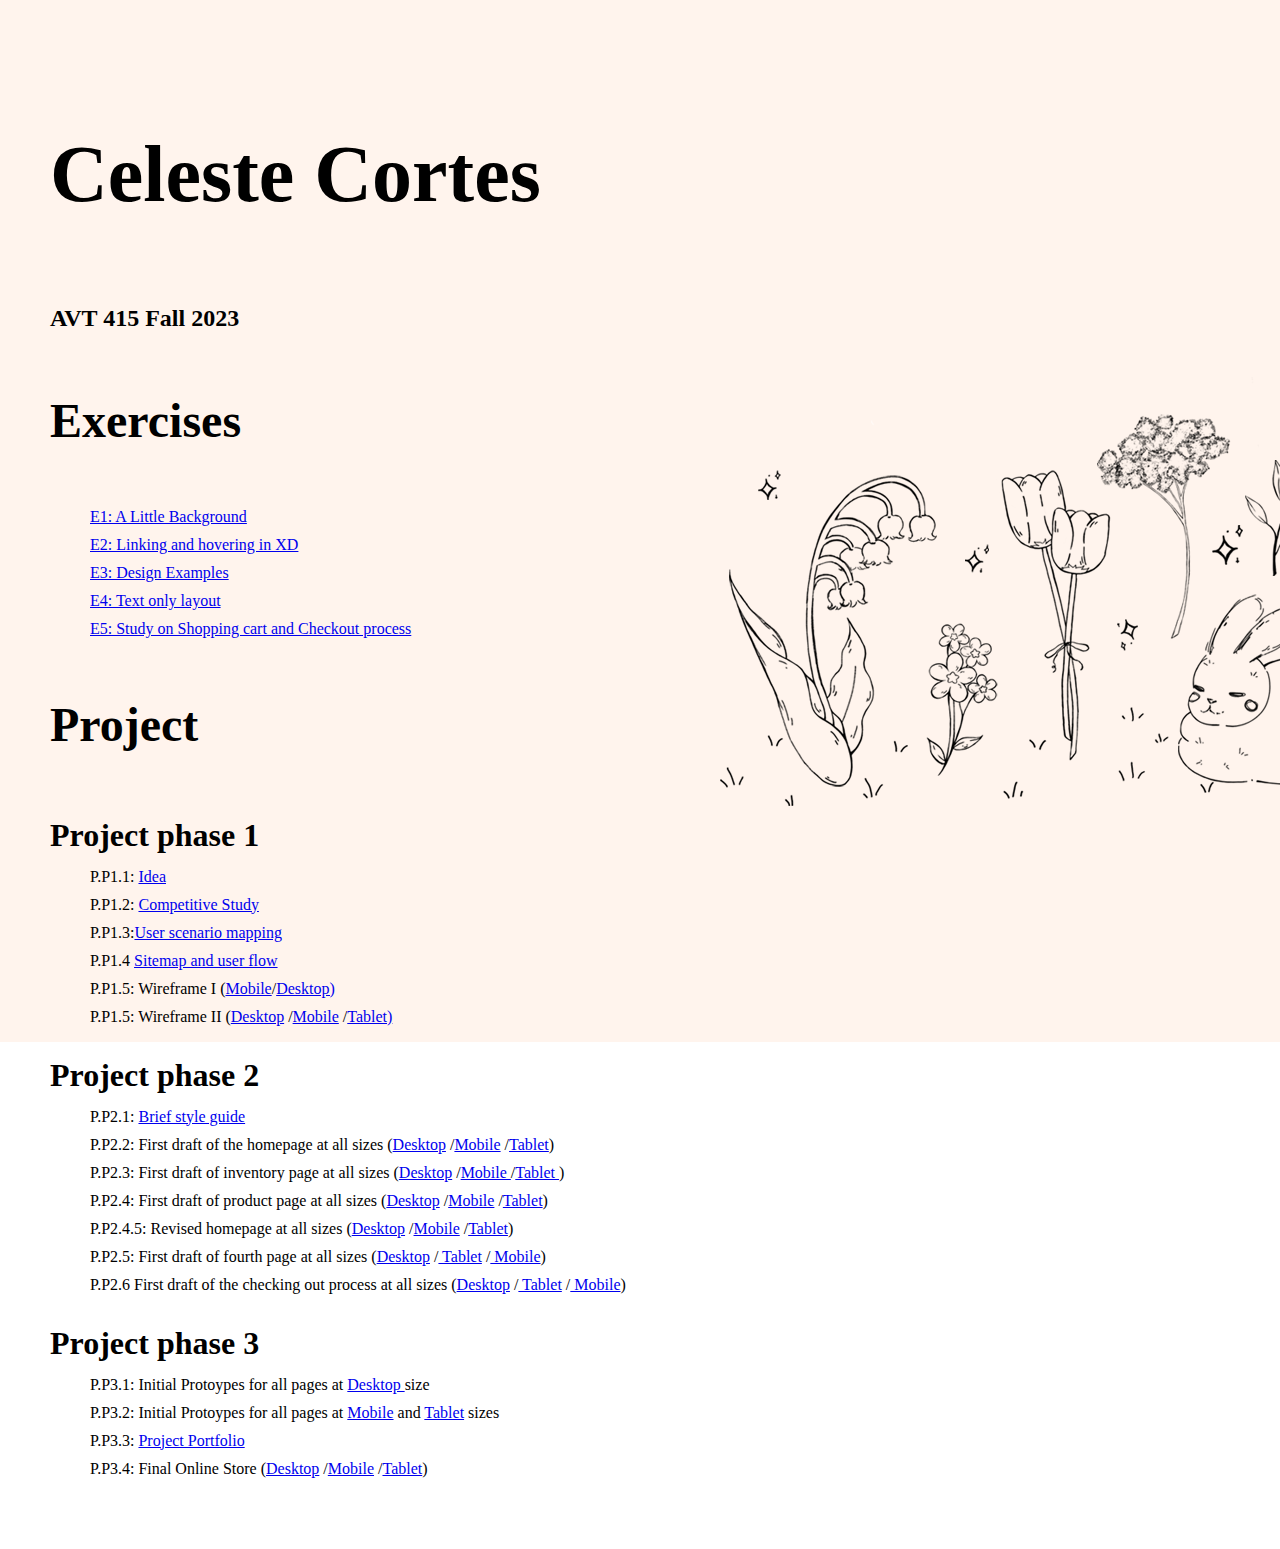
<file: index.html>
<!doctype html>
<html>
<head>
<meta charset="UTF-8">
<title>Course work of Celeste Cortes</title>
<link rel="stylesheet" href="css/main.css">
</head>

<body>
<h1>Celeste Cortes</h1>
	<h4>AVT 415 Fall 2023</h4>
		<div class="column"><h2>Exercises</h2>
			<ul>
			<a href="https://xd.adobe.com/view/946ddfb0-cff7-4551-bf3d-2a01095f2d0a-c13e/">E1: A Little Background</a><br>
			<a href="https://xd.adobe.com/view/aa765c9c-db44-4c2a-9eb0-112431da4b8c-ff25/">E2: Linking and hovering in XD</a><br>
			<a href="https://xd.adobe.com/view/be17e276-5f3e-4685-aeba-272831ed1119-eb44/">E3: Design Examples</a><br>
			<a href="p_process/e4_textlayout.html">E4: Text only layout</a><br>
			<a href="https://www.figma.com/file/lO9vlfvwe3EYCSIhqRFCgf/E5%3A-Study-on-shopping-cart-and-checkout-process?type=design&node-id=0%3A1&mode=design&t=P6oVM4jSHp1u3A9b-1"> E5: Study on Shopping cart and Checkout process</a>
				
			</ul>
		</div>

	<div class="column">
		<h2>Project</h2>
			<dl>
				<dt>Project phase 1</dt>
				<dd> P.P1.1: <a href="p_process/p1.1/p1.1.html">Idea</a></dd>
				<dd> P.P1.2: <a href="https://xd.adobe.com/view/c0b3cea3-29f3-4109-8c27-a95b50f30259-95e0/">Competitive Study</a></dd>
				<dd> P.P1.3:<a href="p_process/p1.3/p1.3.html">User scenario mapping</a></dd>
				<dd> P.P1.4 <a href="https://xd.adobe.com/view/fccb1ad2-8f82-4b10-b84a-82a99de39fa5-a998/">Sitemap and user flow</a></dd> 
				<dd> P.P1.5: Wireframe I
					(<a href="https://xd.adobe.com/view/436a4afd-00ed-4c6b-8185-38e7673c829a-1639/">Mobile</a>/<a href="https://xd.adobe.com/view/70e0ddf1-6902-42cb-a379-539813bb3662-25b3/">Desktop)</a></dd>	
				<dd> P.P1.5: Wireframe II
					(<a href="https://xd.adobe.com/view/d94af1f9-d042-453c-8445-a5f1c30035c3-8c19/">Desktop</a>
					/<a href="https://xd.adobe.com/view/cde22f94-6d6c-42c5-a767-2b1b93f65b65-98b1/">Mobile</a>
					/<a href="https://xd.adobe.com/view/9bed2253-a9da-4357-a37c-e32155e89e30-cebe/">Tablet)</a></dd>	
				
			
			</dl>
			<dl>
			  <dt>Project phase 2</dt>
			<dd>
				P.P2.1:
				<a href="https://www.figma.com/proto/aNPY3XdHtC5QXzW8Ef7snB/P2.1%3A-Crafty-Crochet-style-guide?type=design&node-id=1-3&t=Yd7KlHB8omgg65gF-1&scaling=scale-down&page-id=0%3A1&mode=design">Brief style guide</a>
			</dd>
			<dd>P.P2.2: First draft of the homepage at all sizes
				(<a href="https://xd.adobe.com/view/a16f29b8-5dbf-4ae7-8b04-398f28d29755-f43c/">Desktop</a>
				/<a href="https://xd.adobe.com/view/5ef4c53e-1b0c-4cf0-ab0e-011b0a2077ba-0ba7/">Mobile</a>
				/<a href="https://xd.adobe.com/view/5377a409-bda9-4782-8715-da0823d4dadc-0624/">Tablet</a>)</dd>	
			<dd>P.P2.3: First draft of inventory page at all sizes
					(<a href="https://www.figma.com/proto/CrHbBClGs7dLNrkW7G0lz8/Crafty-Crochet-Desktop?page-id=0%3A1&type=design&node-id=60-2&viewport=379%2C317%2C0.03&t=tTlEysWahH9g572R-1&scaling=scale-down&starting-point-node-id=3%3A2&mode=design">Desktop</a>
					/<a href="https://www.figma.com/proto/tQeY8rZ2BFiBLw7SL5ku9S/Crafty-Crochet-Mobile?page-id=0%3A1&type=design&node-id=11-1030&viewport=294%2C3%2C0.19&t=tQ983SbYcOloWtuc-1&scaling=scale-down&starting-point-node-id=11%3A1190&mode=design">Mobile </a>
					/<a href="https://www.figma.com/proto/znzsWqk37OXt26KXRytWt0/Crafty-Crochet-Tablet?page-id=0%3A1&type=design&node-id=1-3500&viewport=5002%2C-5528%2C0.44&t=Q8PvO3B4PmHyVKgP-1&scaling=scale-down&mode=design">Tablet </a>) <br>
				P.P2.4: First draft of product page at all sizes 
					(<a href="https://www.figma.com/proto/CrHbBClGs7dLNrkW7G0lz8/Crafty-Crochet-Desktop?page-id=0%3A1&type=design&node-id=71-2&viewport=379%2C317%2C0.03&t=tTlEysWahH9g572R-1&scaling=scale-down&starting-point-node-id=3%3A2&mode=design">Desktop</a>
					/<a href="https://www.figma.com/proto/tQeY8rZ2BFiBLw7SL5ku9S/Crafty-Crochet-Mobile?page-id=0%3A1&type=design&node-id=11-1190&viewport=294%2C3%2C0.19&t=tQ983SbYcOloWtuc-1&scaling=scale-down&starting-point-node-id=11%3A1190&mode=design">Mobile</a>
					/<a href="https://www.figma.com/proto/znzsWqk37OXt26KXRytWt0/Crafty-Crochet-Tablet?page-id=0%3A1&type=design&node-id=7-3947&viewport=2762%2C-4061%2C0.26&t=nuMfRAPLh7RbXjrm-1&scaling=scale-down&starting-point-node-id=1%3A3500&mode=design">Tablet</a>) <br>
				P.P2.4.5: Revised homepage at all sizes
					(<a href="https://www.figma.com/proto/CrHbBClGs7dLNrkW7G0lz8/Crafty-Crochet-Desktop?type=design&t=jE5b9CoCc5wPKVwu-1&scaling=scale-down&page-id=0%3A1&starting-point-node-id=3%3A2&node-id=3-2&mode=design">Desktop</a>
					/<a href="https://www.figma.com/proto/tQeY8rZ2BFiBLw7SL5ku9S/Crafty-Crochet-Mobile?type=design&node-id=1-2&t=lc2OaN53suud3uP0-1&scaling=scale-down&page-id=0%3A1&starting-point-node-id=11%3A1190&mode=design">Mobile</a>
					/<a href="https://www.figma.com/proto/znzsWqk37OXt26KXRytWt0/Crafty-Crochet-Tablet?page-id=0%3A1&type=design&node-id=1-2679&viewport=5002%2C-5528%2C0.44&t=DblpbokvfHJqrxHA-1&scaling=scale-down&mode=design">Tablet</a>) <br>
				P.P2.5: First draft of fourth page at all sizes
				(<a href="https://www.figma.com/proto/CrHbBClGs7dLNrkW7G0lz8/Crafty-Crochet-Desktop?page-id=0%3A1&type=design&node-id=122-2&viewport=323%2C1298%2C0.16&t=ksCCadnswZWFsNBn-1&scaling=scale-down&starting-point-node-id=3%3A2&mode=design">Desktop</a>
				/<a href="https://www.figma.com/proto/znzsWqk37OXt26KXRytWt0/Crafty-Crochet-Tablet?page-id=0%3A1&type=design&node-id=34-2&viewport=1978%2C-948%2C0.15&t=uEHkUHNFIJ4QMhWk-1&scaling=scale-down&starting-point-node-id=1%3A3500&mode=design"> Tablet</a>
				/<a href="https://www.figma.com/proto/tQeY8rZ2BFiBLw7SL5ku9S/Crafty-Crochet-Mobile?page-id=0%3A1&type=design&node-id=43-72&viewport=555%2C2396%2C0.79&t=ejxXhlmSrvVxbzaT-1&scaling=scale-down&starting-point-node-id=11%3A1190&mode=design"> Mobile</a>) <br>
				P.P2.6 First draft of the checking out process at all sizes
				(<a href="https://www.figma.com/proto/CrHbBClGs7dLNrkW7G0lz8/Crafty-Crochet-Desktop?page-id=0%3A1&type=design&node-id=147-2&viewport=-5329%2C-9943%2C1.3&t=8xYQTXDzFXz1OjZb-1&scaling=scale-down&starting-point-node-id=3%3A2&mode=design">Desktop</a>
				/<a href="https://www.figma.com/proto/znzsWqk37OXt26KXRytWt0/Crafty-Crochet-Tablet?page-id=0%3A1&type=design&node-id=55-367&viewport=1815%2C-3257%2C0.22&t=aJ0ub5CjVAOfiVrt-1&scaling=scale-down&starting-point-node-id=1%3A3500&mode=design"> Tablet</a>
				/<a href="https://www.figma.com/proto/tQeY8rZ2BFiBLw7SL5ku9S/Crafty-Crochet-Mobile?page-id=0%3A1&type=design&node-id=62-445&viewport=384%2C-348%2C0.24&t=EsSr1vyzOPqyXr1W-1&scaling=scale-down&starting-point-node-id=11%3A1190&mode=design"> Mobile</a>) <br>
				
				</dd>
		
			</dl>
			<dl>
				<dt>Project phase 3</dt>
			<dd>P.P3.1: Initial Protoypes for all pages at <a href="https://www.figma.com/proto/CrHbBClGs7dLNrkW7G0lz8/Crafty-Crochet-Desktop?page-id=0%3A1&type=design&node-id=3-2&viewport=52%2C334%2C0.03&t=RGGZymjK6WRUwzvr-1&scaling=scale-down&starting-point-node-id=3%3A2&mode=design">Desktop </a>size </dd>
			<dd>P.P3.2: Initial Protoypes for all pages at 
				<a href="https://www.figma.com/proto/tQeY8rZ2BFiBLw7SL5ku9S/Crafty-Crochet-Mobile?page-id=0%3A1&type=design&node-id=1-2&viewport=146%2C460%2C0.07&t=NEIxJfEXCN2j8JSG-1&scaling=scale-down&starting-point-node-id=11%3A1190&mode=design">Mobile</a> and 
				<a href="https://www.figma.com/proto/znzsWqk37OXt26KXRytWt0/Crafty-Crochet-Tablet?page-id=0%3A1&type=design&node-id=1-2679&viewport=655%2C-334%2C0.06&t=N9I78tzwBYiPmlZ9-1&scaling=scale-down&starting-point-node-id=1%3A3500&mode=design">Tablet</a> sizes</dd>
			<dd>P.P3.3: <a href="https://www.figma.com/proto/H7IR3OGQe8M85RxEZF1XZa/Online-Store-Portfolio?page-id=0%3A1&type=design&node-id=1-43&viewport=167%2C131%2C0.04&t=cXoShILHUMRKPsDg-1&scaling=scale-down&mode=design">Project Portfolio</a></dd>
				
			<dd>P.P3.4: Final Online Store
				(<a href="https://www.figma.com/proto/CrHbBClGs7dLNrkW7G0lz8/Crafty-Crochet-Desktop?type=design&t=jE5b9CoCc5wPKVwu-1&scaling=scale-down&page-id=0%3A1&starting-point-node-id=3%3A2&node-id=3-2&mode=design">Desktop</a>
					/<a href="https://www.figma.com/proto/tQeY8rZ2BFiBLw7SL5ku9S/Crafty-Crochet-Mobile?type=design&node-id=1-2&t=lc2OaN53suud3uP0-1&scaling=scale-down&page-id=0%3A1&starting-point-node-id=11%3A1190&mode=design">Mobile</a>
					/<a href="https://www.figma.com/proto/znzsWqk37OXt26KXRytWt0/Crafty-Crochet-Tablet?page-id=0%3A1&type=design&node-id=1-2679&viewport=5002%2C-5528%2C0.44&t=DblpbokvfHJqrxHA-1&scaling=scale-down&mode=design">Tablet</a>)
				</dd>
			
				
				
	</dl></div>
	
</body>
</html>
</file>
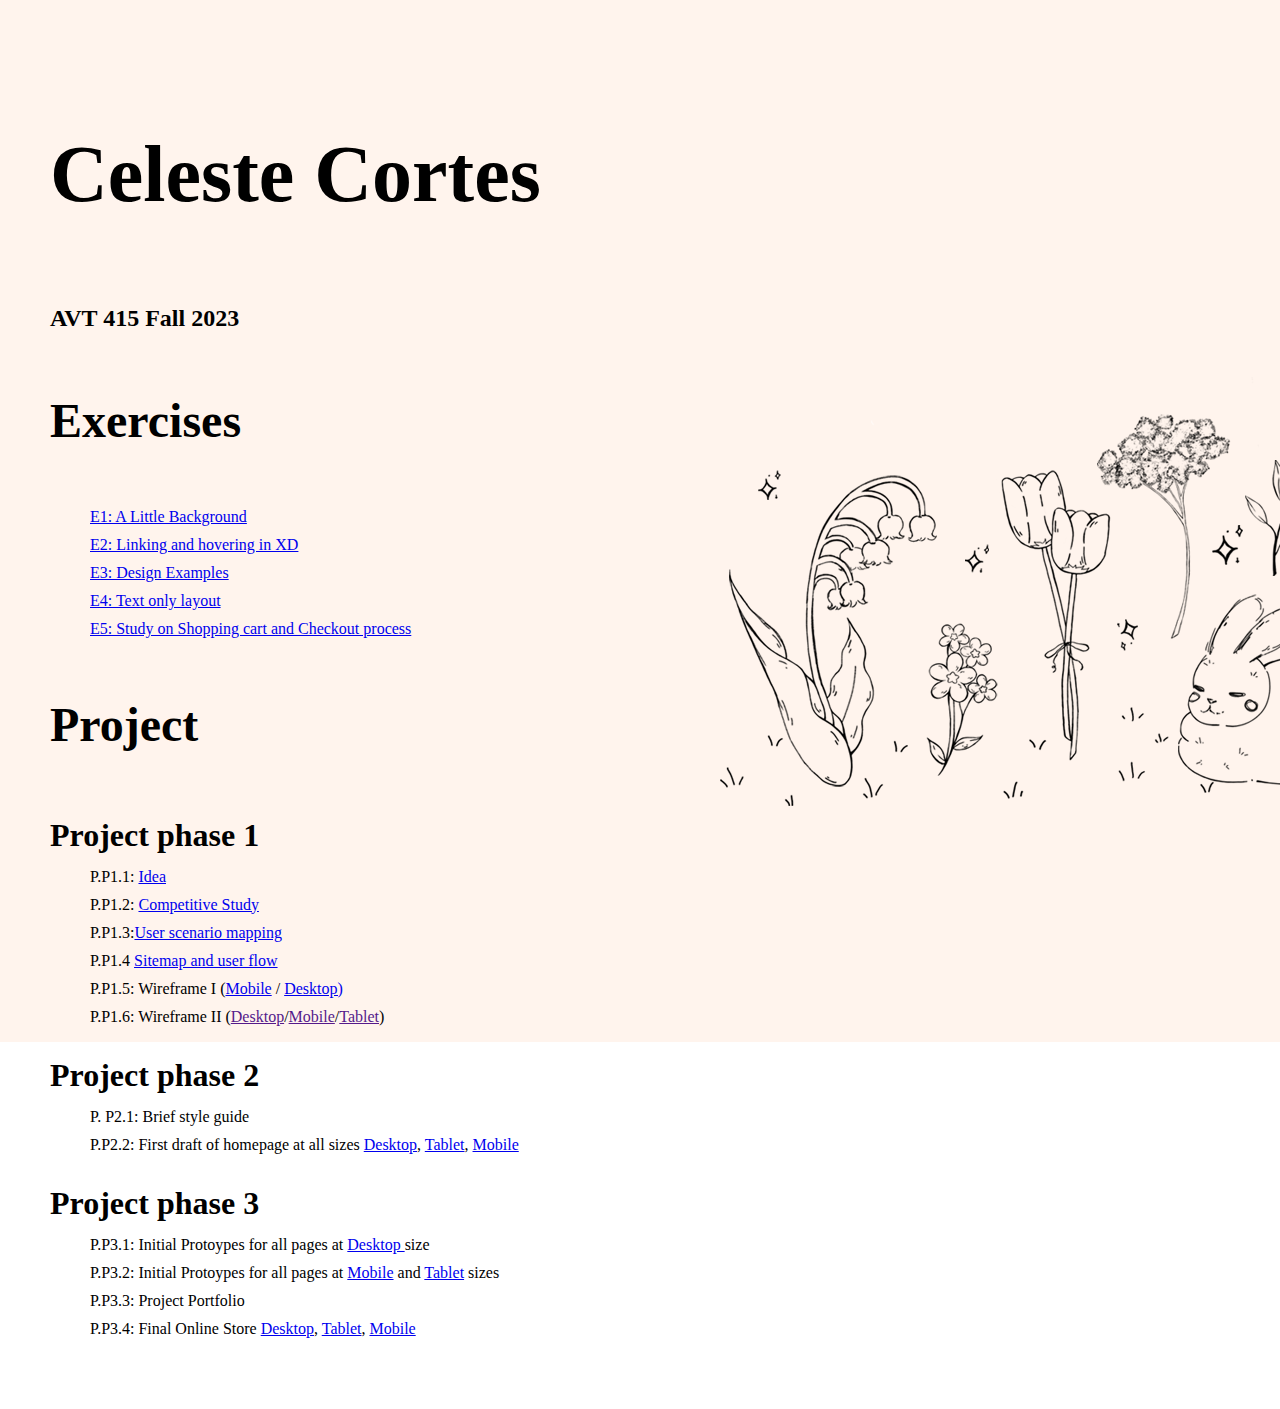
<file: avt415_submission/index.html>
<!doctype html>
<html>
<head>
<meta charset="UTF-8">
<title>Course work of Celeste Cortes</title>
<link rel="stylesheet" href="css/main.css">
</head>

<body>
<h1>Celeste Cortes</h1>
	<h4>AVT 415 Fall 2023</h4>
		<div class="column"><h2>Exercises</h2>
			<ul>
			<a href="https://xd.adobe.com/view/946ddfb0-cff7-4551-bf3d-2a01095f2d0a-c13e/">E1: A Little Background</a><br>
			<a href="https://xd.adobe.com/view/aa765c9c-db44-4c2a-9eb0-112431da4b8c-ff25/">E2: Linking and hovering in XD</a><br>
			<a href="https://xd.adobe.com/view/be17e276-5f3e-4685-aeba-272831ed1119-eb44/">E3: Design Examples</a><br>
			<a href="p_process/e4_textlayout.html">E4: Text only layout</a><br>
			<a href="https://xd.adobe.com/view/11197e65-82cd-4a0b-8fc8-edbf9d6c6d0c-444a/"> E5: Study on Shopping cart and Checkout process</a>
				
			</ul>
		</div>

	<div class="column">
		<h2>Project</h2>
			<dl>
				<dt>Project phase 1</dt>
				<dd> P.P1.1: <a href="p_process/p1.1/p1.1.html">Idea</a></dd>
				<dd> P.P1.2: <a href="https://xd.adobe.com/view/c0b3cea3-29f3-4109-8c27-a95b50f30259-95e0/"> Competitive Study</a></dd>
				<dd> P.P1.3:<a href="p_process/p1.3/p1.3.html">User scenario mapping</a></dd>
				<dd> P.P1.4 <a href="https://xd.adobe.com/view/fccb1ad2-8f82-4b10-b84a-82a99de39fa5-a998/"> Sitemap and user flow</a></dd> 
				<dd> P.P1.5: Wireframe I (<a href="https://xd.adobe.com/view/436a4afd-00ed-4c6b-8185-38e7673c829a-1639/">Mobile</a> / <a href="https://xd.adobe.com/view/70e0ddf1-6902-42cb-a379-539813bb3662-25b3/"> Desktop) </a> </dd>	
				<dd> P.P1.6: Wireframe II (<a href="">Desktop</a>/<a href="">Mobile</a>/<a href="">Tablet</a>)</dd>	
				
			
			</dl>
			<dl>
				<dt>Project phase 2</dt>
			<dd>P. P2.1: Brief style guide
			</dd>
			<dd>P.P2.2: First draft of homepage at all sizes <a href="#">Desktop</a>, <a href="#"> Tablet</a>, <a href="#"> Mobile</a> </dd>
			</dl>
			<dl>
				<dt>Project phase 3</dt>
			<dd>P.P3.1: Initial Protoypes for all pages at <a href="#">Desktop </a>size </dd>
			<dd>P.P3.2: Initial Protoypes for all pages at <a href="#">Mobile</a> and <a href="#">Tablet</a> sizes</dd>
			<dd>P.P3.3: Project Portfolio</dd>
			<dd>P.P3.4: Final Online Store <a href="#">Desktop</a>, <a href="#"> Tablet</a>, <a href="#"> Mobile</a></dd>
			
				
				
	</dl></div>
	
</body>
</html>
</file>
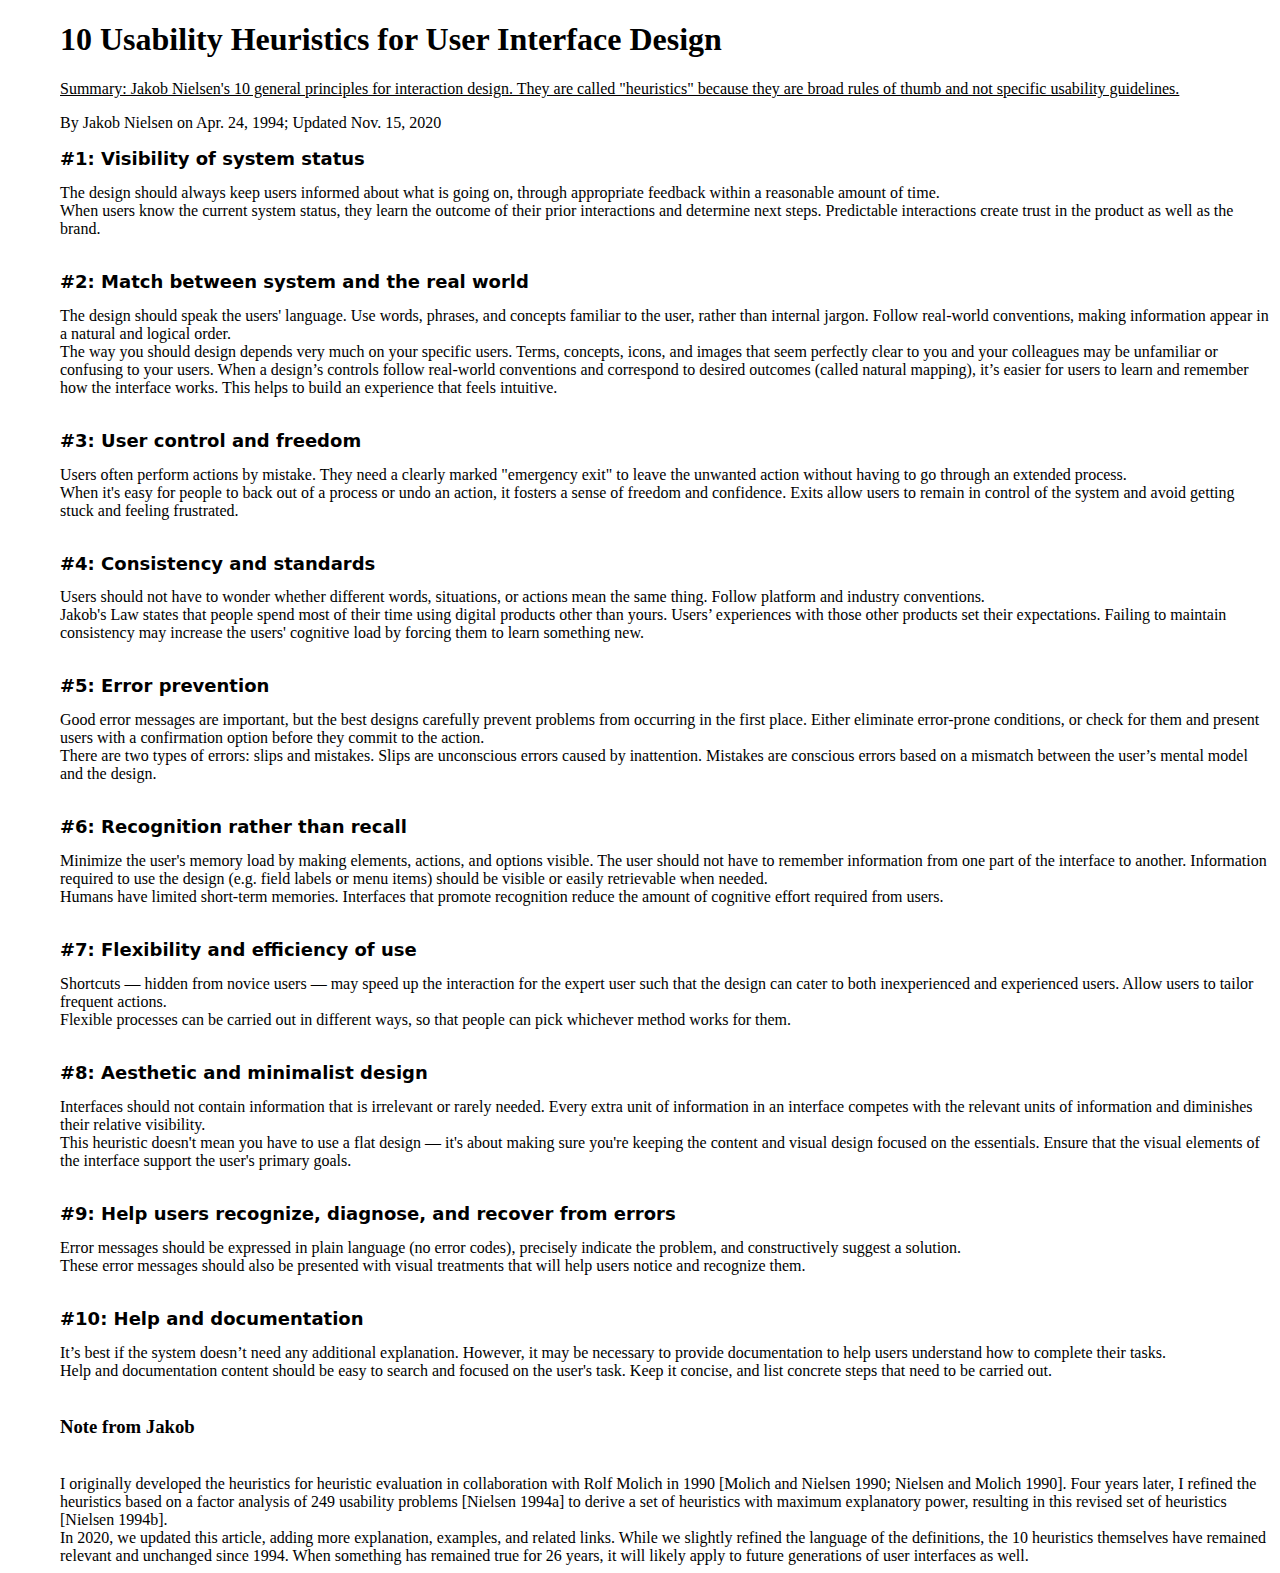
<file: p_process/e4_textlayout.html>
<!doctype html>
<html>
<head>
<meta charset="UTF-8">
<title>10 Usability Heuristics for User Interface Design</title>
<link rel="stylesheet" href="e4.css">
</head>

	
<body>
	<h1>10 Usability Heuristics for User Interface Design</h1>
	
	<p class="summary">Summary: Jakob Nielsen's 10 general principles for interaction design. They are called "heuristics" because they are broad rules of thumb and not specific usability guidelines.</p>

	<p>By Jakob Nielsen on Apr. 24, 1994; Updated Nov. 15, 2020</p>
	
	<h2>#1: Visibility of system status</h2>
	<div>
The design should always keep users informed about what is going on, through appropriate feedback within a reasonable amount of time.
	<br>
When users know the current system status, they learn the outcome of their prior interactions and determine next steps. Predictable interactions create trust in the product as well as the brand. 
	</div>
	<br>

	<h2>#2: Match between system and the real world</h2>
	<div>
The design should speak the users' language. Use words, phrases, and concepts familiar to the user, rather than internal jargon. Follow real-world conventions, making information appear in a natural and logical order.
	<br>	
The way you should design depends very much on your specific users. Terms, concepts, icons, and images that seem perfectly clear to you and your colleagues may be unfamiliar or confusing to your users.

When a design’s controls follow real-world conventions and correspond to desired outcomes (called natural mapping), it’s easier for users to learn and remember how the interface works. This helps to build an experience that feels intuitive.
	</div>
	<br>
	
	<h2>#3: User control and freedom</h2>
	<div>
Users often perform actions by mistake. They need a clearly marked "emergency exit" to leave the unwanted action without having to go through an extended process. 
	<br>
When it's easy for people to back out of a process or undo an action, it fosters a sense of freedom and confidence. Exits allow users to remain in control of the system and avoid getting stuck and feeling frustrated.
	</div>
	<br>
	
	<h2>#4: Consistency and standards</h2>
	<div>
Users should not have to wonder whether different words, situations, or actions mean the same thing. Follow platform and industry conventions.
	<br>
Jakob's Law states that people spend most of their time using digital products other than yours. Users’ experiences with those other products set their expectations. Failing to maintain consistency may increase the users' cognitive load by forcing them to learn something new.
	</div>
	<br>
	
	<h2>#5: Error prevention</h2>
	<div>
Good error messages are important, but the best designs carefully prevent problems from occurring in the first place. Either eliminate error-prone conditions, or check for them and present users with a confirmation option before they commit to the action.
	<br>
There are two types of errors: slips and mistakes. Slips are unconscious errors caused by inattention. Mistakes are conscious errors based on a mismatch between the user’s mental model and the design.

	</div>
	<br>
		
	<h2>#6: Recognition rather than recall</h2>
	<div>
Minimize the user's memory load by making elements, actions, and options visible. The user should not have to remember information from one part of the interface to another. Information required to use the design (e.g. field labels or menu items) should be visible or easily retrievable when needed.
	<br>
Humans have limited short-term memories. Interfaces that promote recognition reduce the amount of cognitive effort required from users.
	</div>
	<br>
		
		
	<h2>#7: Flexibility and efficiency of use</h2>
	<div>
Shortcuts — hidden from novice users — may speed up the interaction for the expert user such that the design can cater to both inexperienced and experienced users. Allow users to tailor frequent actions.
	<br>
Flexible processes can be carried out in different ways, so that people can pick whichever method works for them.
	</div>
	<br>
		
		
	<h2>#8: Aesthetic and minimalist design</h2>
	<div>
Interfaces should not contain information that is irrelevant or rarely needed. Every extra unit of information in an interface competes with the relevant units of information and diminishes their relative visibility.
	<br>
This heuristic doesn't mean you have to use a flat design — it's about making sure you're keeping the content and visual design focused on the essentials. Ensure that the visual elements of the interface support the user's primary goals.
	</div>
	<br>
		
		
	<h2>#9: Help users recognize, diagnose, and recover from errors</h2>
	<div>
Error messages should be expressed in plain language (no error codes), precisely indicate the problem, and constructively suggest a solution.
	<br>
These error messages should also be presented with visual treatments that will help users notice and recognize them.
	</div>
	<br>
		
	<h2>#10: Help and documentation</h2>
	<div>
It’s best if the system doesn’t need any additional explanation. However, it may be necessary to provide documentation to help users understand how to complete their tasks.
	<br>
Help and documentation content should be easy to search and focused on the user's task. Keep it concise, and list concrete steps that need to be carried out.

	</div>
	<br>
		
	<h3>Note from Jakob</h3> <br>
I originally developed the heuristics for heuristic evaluation in collaboration with Rolf Molich in 1990 [Molich and Nielsen 1990; Nielsen and Molich 1990]. Four years later, I refined the heuristics based on a factor analysis of 249 usability problems [Nielsen 1994a] to derive a set of heuristics with maximum explanatory power, resulting in this revised set of heuristics [Nielsen 1994b].
	<br>
In 2020, we updated this article, adding more explanation, examples, and related links. While we slightly refined the language of the definitions, the 10 heuristics themselves have remained relevant and unchanged since 1994. When something has remained true for 26 years, it will likely apply to future generations of user interfaces as well.
	
	

</body>
</html>
</file>
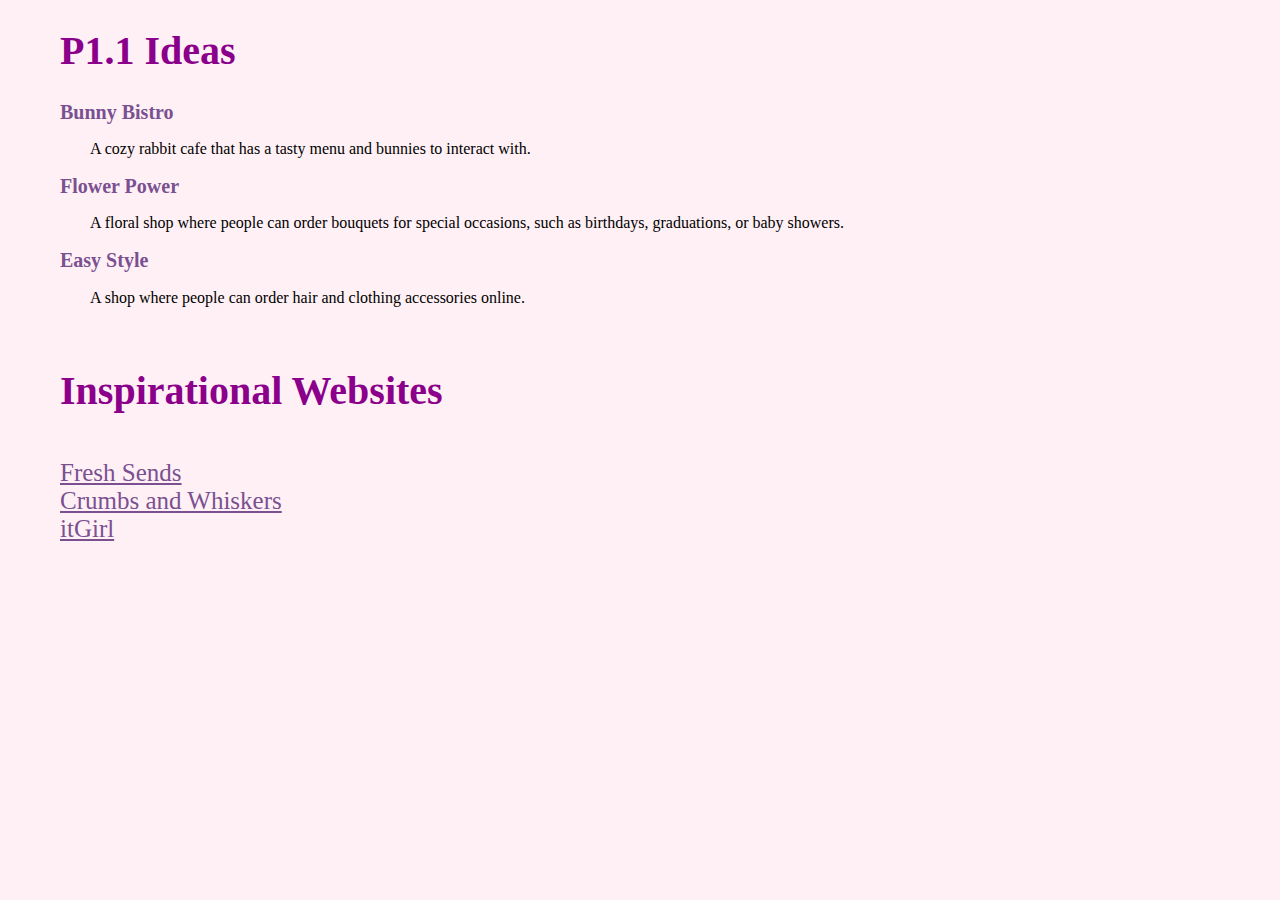
<file: p_process/p1.1/p1.1.html>
<!doctype html>
<html>
<head>
<meta charset="UTF-8">
<title>p1.1</title>
<link rel="stylesheet" href="stylesheet.css">
</head>
	
<body>
	
	<h1>P1.1 Ideas</h1>
	
	<h2>Bunny Bistro</h2>
	<p>A cozy rabbit cafe that has a tasty menu and bunnies to interact with.</p>
	<h2>Flower Power</h2>
	<p>A floral shop where people can order bouquets for special occasions, such as birthdays, graduations, or baby showers.</p>
	<h2>Easy Style</h2>
	<p>A shop where people can order hair and clothing accessories online.</p>
	
	<br> 
	<h1>Inspirational Websites</h1>
	<br><a href="https://freshsends.com/">Fresh Sends</a>
	<br><a href="https://crumbsandwhiskers.com/">Crumbs and Whiskers</a>
	<br><a href="https://itgirlclothing.com/collections/accessories">itGirl</a>
	
	
</body>
</html>
</file>
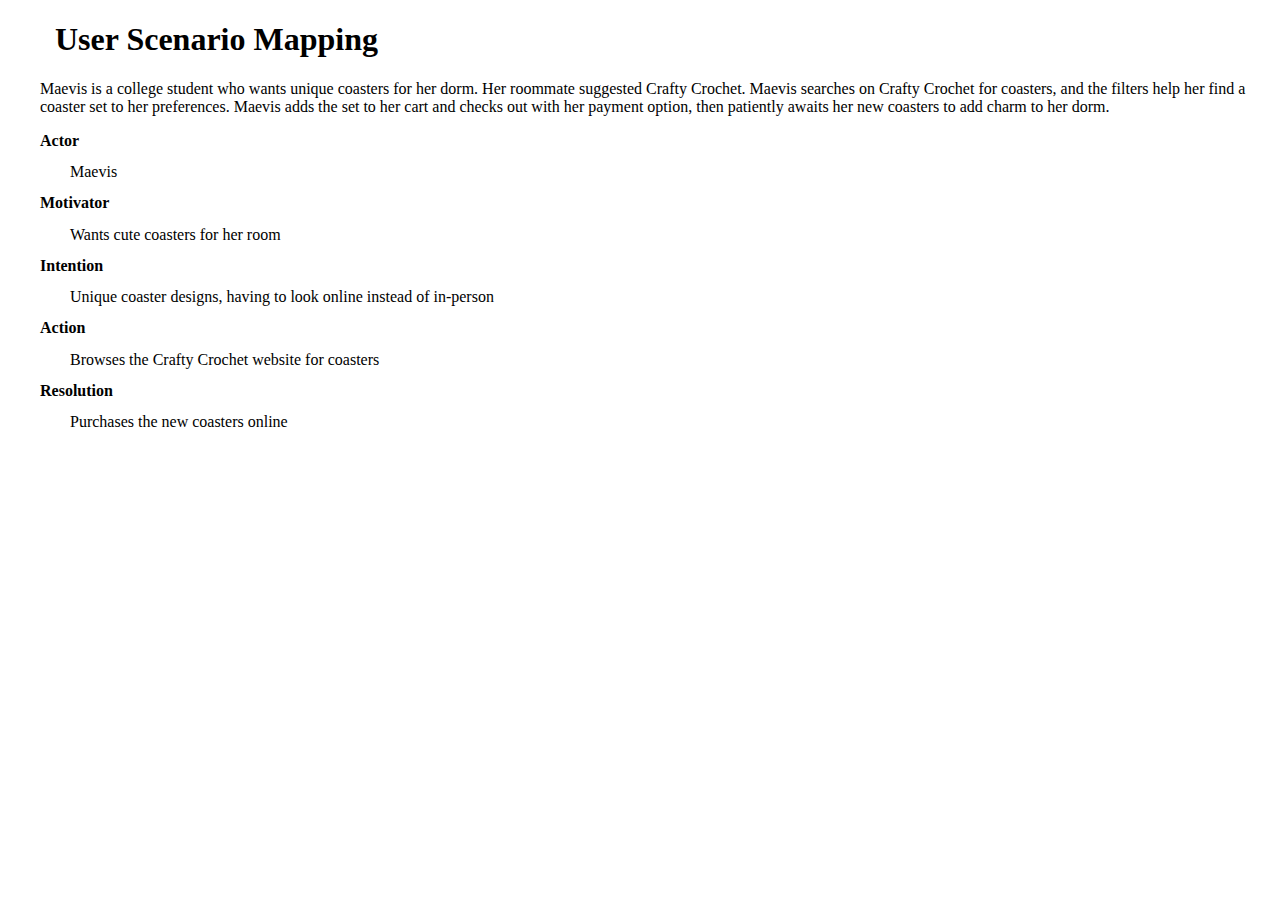
<file: p_process/p1.3/p1.3.html>
<!doctype html>
<html>
<head>
<meta charset="UTF-8">
<title>P1.3: User Scenario Mapping </title>
<link rel="stylesheet" href="p1.3.css">

</head>
<body>
	
	<h1>User Scenario Mapping</h1>
	
	<p class="description"> Maevis is a college student who wants unique coasters for her dorm. Her roommate suggested Crafty Crochet. Maevis searches on Crafty Crochet for coasters, and the filters help her find a coaster set to her preferences. Maevis adds the set to her cart and checks out with her payment option, then patiently awaits her new coasters to add charm to her dorm. </p>

<h2>Actor</h2>
	<p1>Maevis</p1>
<h2>Motivator</h2>
	<p1>Wants cute coasters for her room</p1>
<h2>Intention</h2>
	<p1>Unique coaster designs, having to look online instead of in-person</p1>
<h2>Action</h2>
	<p1>Browses the Crafty Crochet website for coasters</p1>
<h2>Resolution</h2>
	<p1>Purchases the new coasters online</p1>
	
</body>
</html>
</file>
<file: css/main.css>
@charset "UTF-8";
/* CSS Document */

html {font-size: 100%;} /*16px*/

body {
  background-image: url('background.png');
  background-repeat: no-repeat;
  background-attachment: fixed; 
  margin: 0;
  padding: 50px;
  line-height: 1.75;
}


h1 {
  font-family: "Impana Demo";
  font-size: 5em;
}

h2 {
	font-family: "Ameda Demo";
	font-size: 3em;

}

h4 {font-size: 1.5em;
margin-top: 0;

}

dt {
	font-size: 2em;
	font-weight: bold;
}
</file>
<file: avt415_submission/css/main.css>
@charset "UTF-8";
/* CSS Document */

html {font-size: 100%;} /*16px*/

body {
  background-image: url('background.png');
  background-repeat: no-repeat;
  background-attachment: fixed; 
  margin: 0;
  padding: 50px;
  line-height: 1.75;
}


h1 {
  font-family: "Impana Demo";
  font-size: 5em;
}

h2 {
	font-family: "Ameda Demo";
	font-size: 3em;

}

h4 {font-size: 1.5em;
margin-top: 0;

}

dt {
	font-size: 2em;
	font-weight: bold;
}
</file>
<file: p_process/e4.css>
@charset "UTF-8";
/* CSS Document */
body {
	margin-left: 60px;
}

h1 {
  .example {
  font-family: "marlide-display-variable",sans-serif;
  font-variation-settings: 'wght' 700;
}
}

h2 {
	font-size: 18px;
	font-family: "Lucida Grande", "Lucida Sans Unicode", "Lucida Sans", "DejaVu Sans", Verdana, "sans-serif";
}

.summary {
	text-decoration-line: underline;
}
</file>
<file: p_process/p1.1/stylesheet.css>
@charset "UTF-8";
/* CSS Document */

body {
	background-color: lavenderblush;
	margin-left: 60px;
}

h1 {
	color: darkmagenta;
	font-size: 40px;
	font-family: Baskerville, "Palatino Linotype", Palatino, "Century Schoolbook L", "Times New Roman", "serif";
}

h2 {
	color: #7a5091;
	font-size: 20px;
}

a { 
	font-size: 25px;
	color: #7a5091;
}

p { margin-left: 30px;
}
</file>
<file: p_process/p1.3/p1.3.css>
@charset "UTF-8";
/* CSS Document */
body {
	margin-left: 40px;
}

h1 {
	padding-left: 15px;
}

h2 {
	font-size: 16px;
}

p1 {
	padding-left: 30px;
	
}

.description {
	
}
</file>
